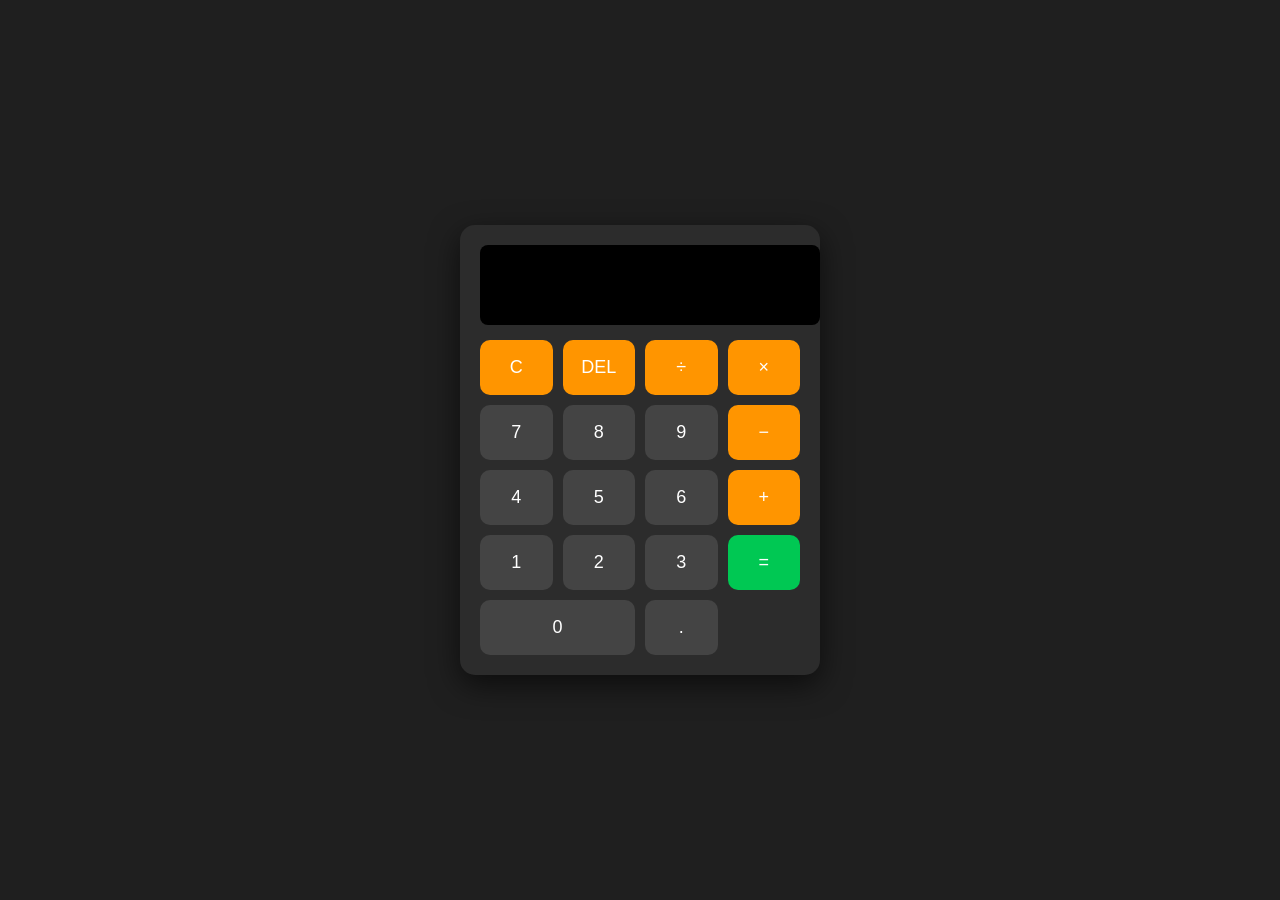
<file: calculato/index.html>
<!DOCTYPE html>
<html lang="en">
<head>
    <title>Modern Calculator</title>
    <link rel="stylesheet" href="style.css">
</head>
<body>

<div class="calculator">
    <input type="text" id="display" readonly>

    <div class="buttons">
        <button class="operator" onclick="clearDisplay()">C</button>
        <button class="operator" onclick="deleteLast()">DEL</button>
        <button class="operator" onclick="append('/')">÷</button>
        <button class="operator" onclick="append('*')">×</button>

        <button onclick="append('7')">7</button>
        <button onclick="append('8')">8</button>
        <button onclick="append('9')">9</button>
        <button class="operator" onclick="append('-')">−</button>

        <button onclick="append('4')">4</button>
        <button onclick="append('5')">5</button>
        <button onclick="append('6')">6</button>
        <button class="operator" onclick="append('+')">+</button>

        <button onclick="append('1')">1</button>
        <button onclick="append('2')">2</button>
        <button onclick="append('3')">3</button>
        <button class="equal" onclick="calculate()">=</button>

        <button class="zero" onclick="append('0')">0</button>
        <button onclick="append('.')">.</button>
    </div>
</div>

<script src="script.js"></script>
</body>
</html>
</file>
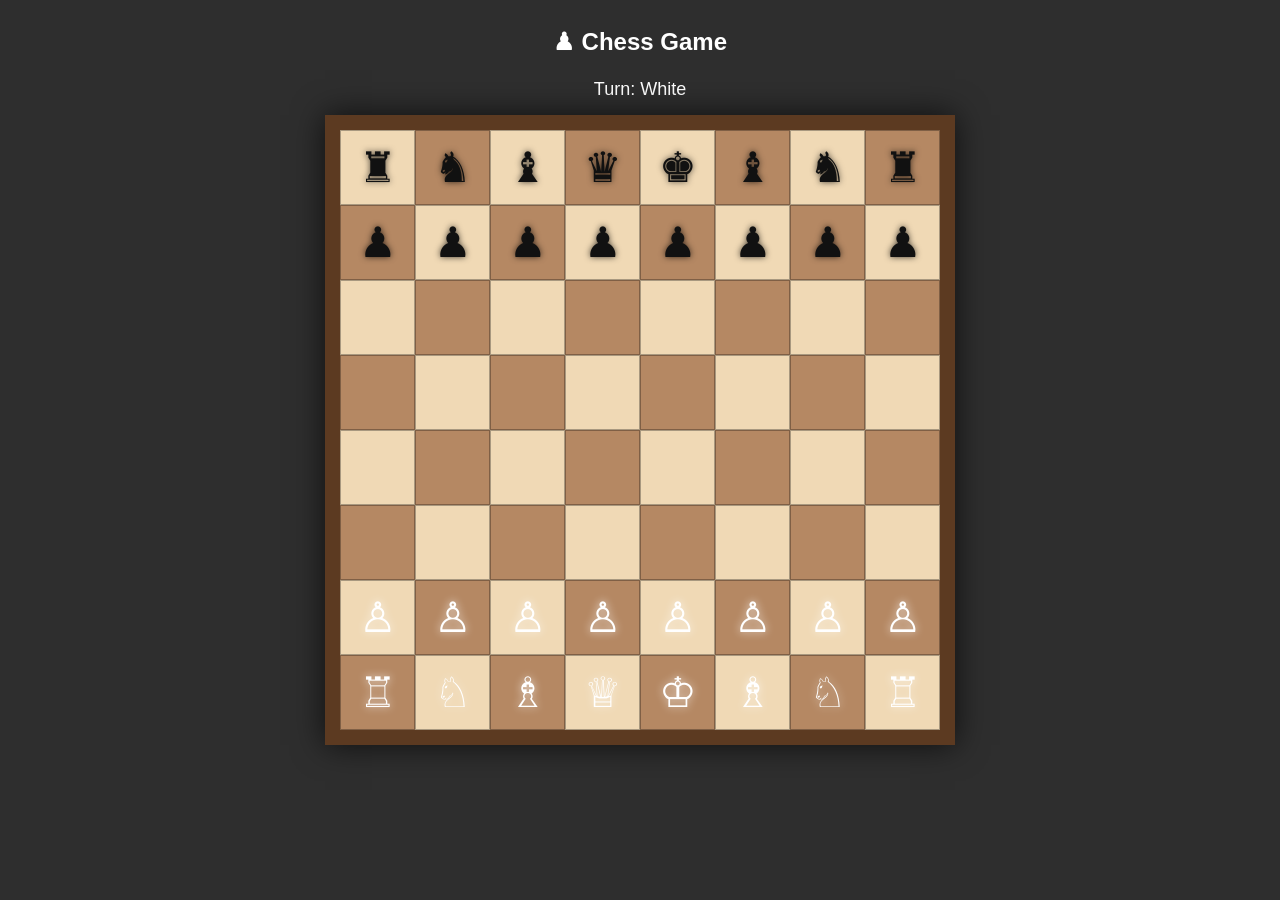
<file: chessBoard/index.html>
<!DOCTYPE html>
<html>
<head>
    <title>Chess Game</title>
    <link rel="stylesheet" href="style.css">
</head>
<body>

<h2>♟ Chess Game</h2>
<p id="turn">Turn: White</p>

<div id="board"></div>

<script src="script.js"></script>
</body>
</html>
</file>
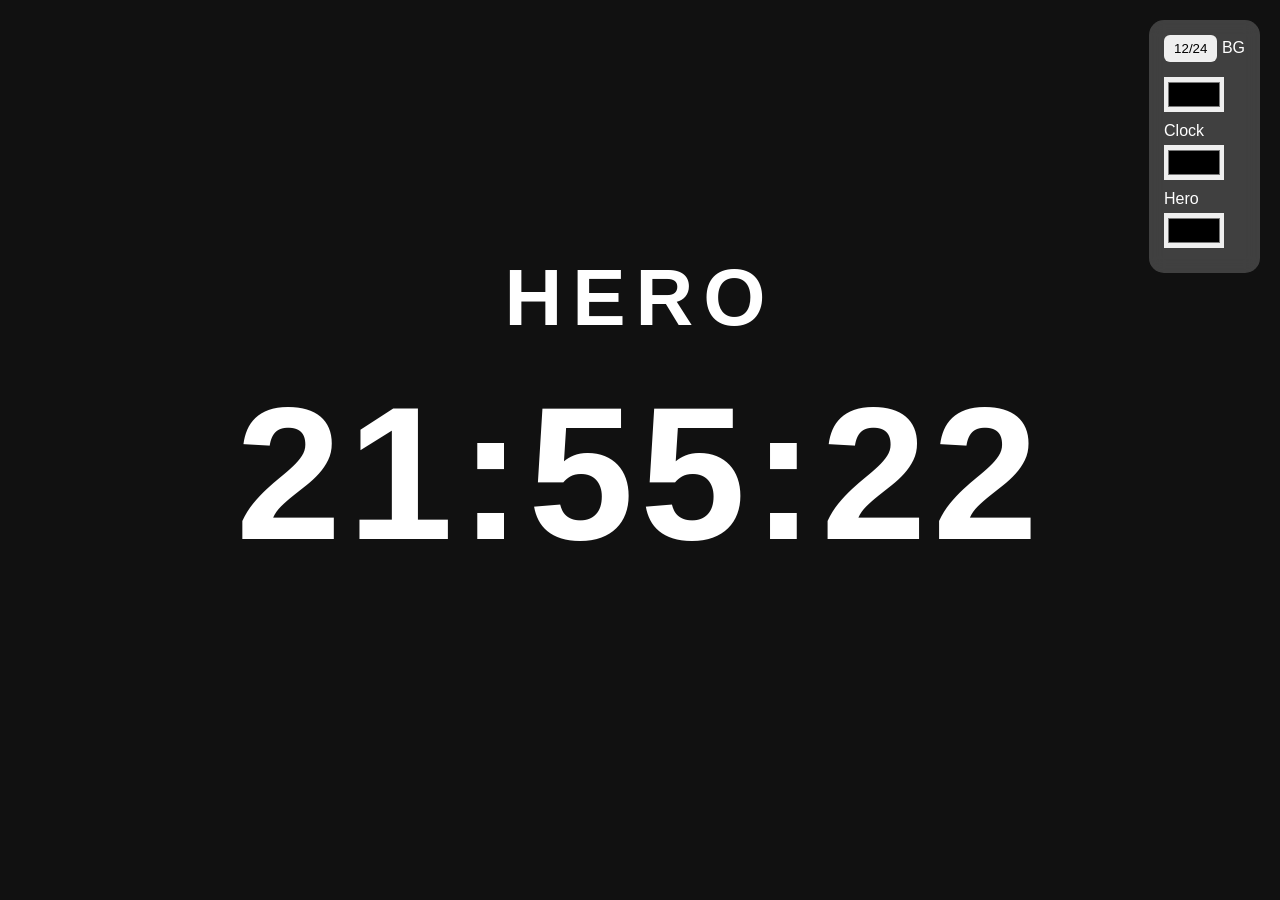
<file: Clock/index.html>
<!DOCTYPE html>
<html>
<head>
    <title>Hero Clock Pro</title>
    <link rel="stylesheet" href="style.css">
</head>
<body>

<div class="main">
    <h1 id="heroText">HERO</h1>
    <div id="clock">00:00:00</div>
</div>

<div class="controls" id="controls">
    <button id="formatBtn">12/24</button>

    <label>BG</label>
    <input type="color" id="bgPicker">

    <label>Clock</label>
    <input type="color" id="clockPicker">

    <label>Hero</label>
    <input type="color" id="heroPicker">
</div>

<script src="script.js"></script>
</body>
</html>
</file>
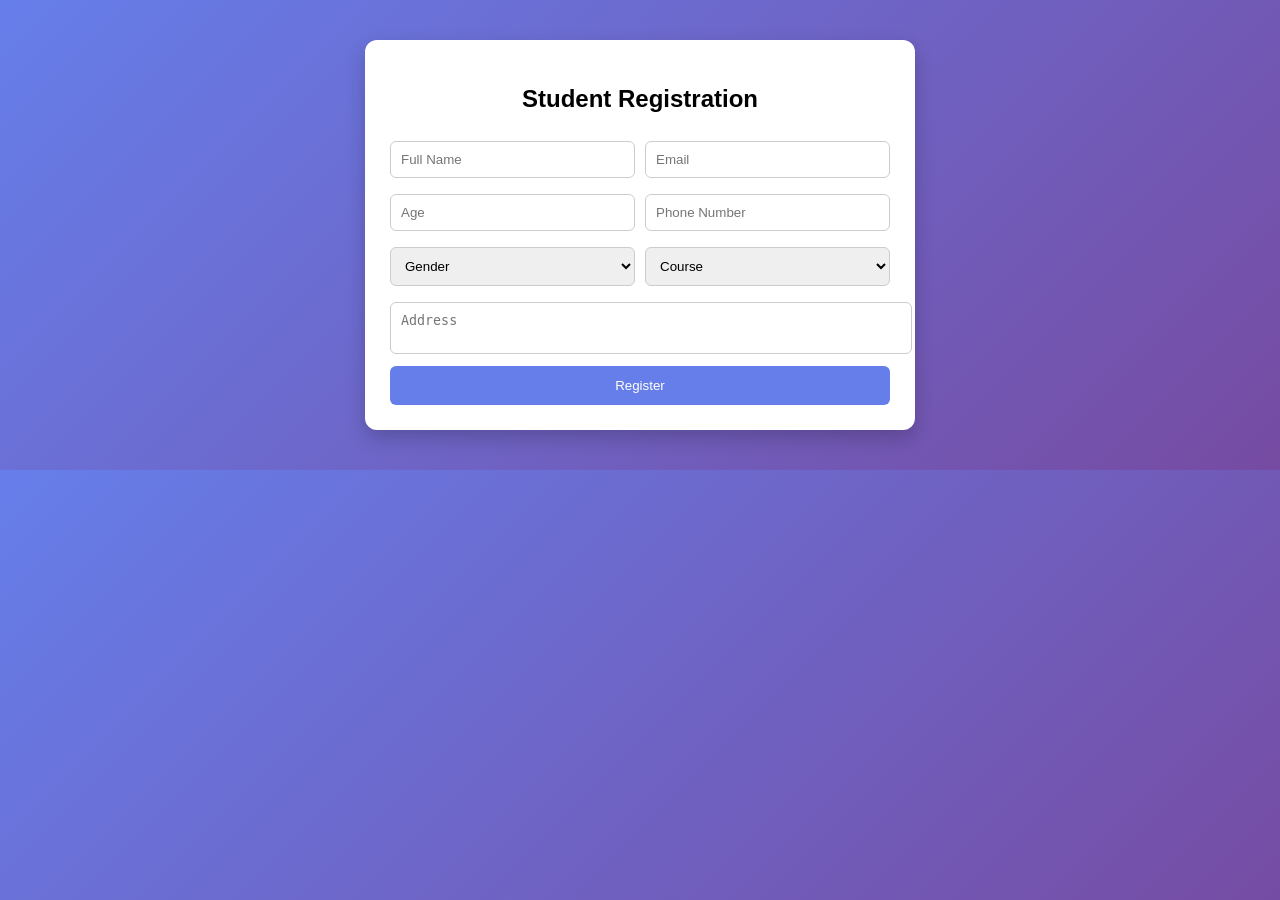
<file: form/index.html>
<!DOCTYPE html>
<html>
<head>
    <title>Advanced Student Form</title>
    <link rel="stylesheet" href="style.css">
    <script src="script.js" defer></script>
    <meta name="viewport" content="width=device-width, initial-scale=1.0">
</head>

<body>
<div class="container">
    <h2>Student Registration</h2>

    <form id="myForm">
        <div class="row">
            <input type="text" id="name" placeholder="Full Name">
            <input type="email" id="email" placeholder="Email">
        </div>

        <div class="row">
            <input type="number" id="age" placeholder="Age">
            <input type="tel" id="phone" placeholder="Phone Number">
        </div>

        <div class="row">
            <select id="gender">
                <option value="">Gender</option>
                <option>Male</option>
                <option>Female</option>
            </select>

            <select id="course">
                <option value="">Course</option>
                <option>B.Tech</option>
                <option>BCA</option>
                <option>MCA</option>
            </select>
        </div>

        <textarea id="address" placeholder="Address"></textarea>

        <button type="submit">Register</button>
    </form>
</div>
</body>
</html>
</file>
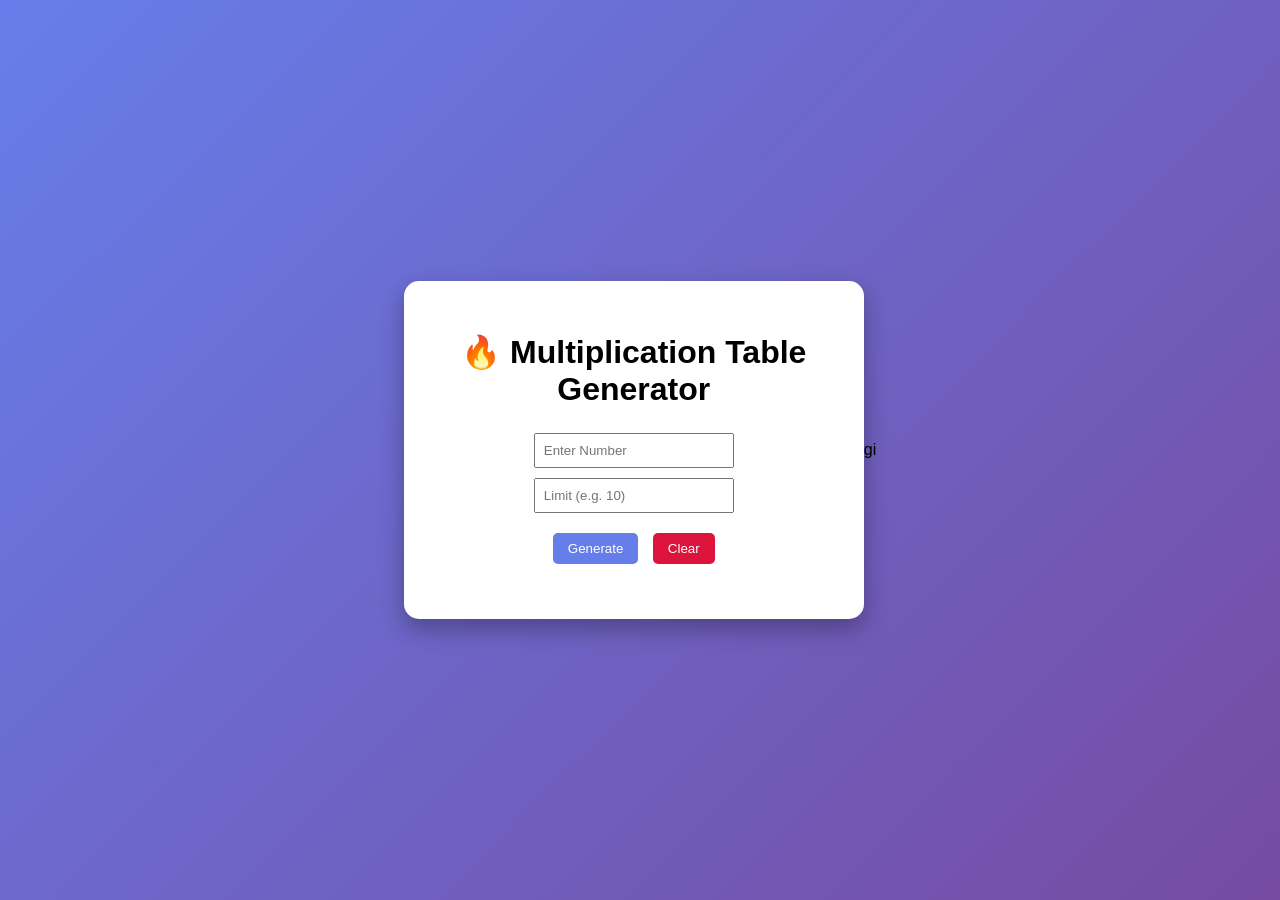
<file: table_program/index.html>
<!DOCTYPE html>
<html lang="en">
<head>
    <title>Interactive Table Generator</title>
    <link rel="stylesheet" href="style.css">
</head>
<body>

<div class="container">
    <h1>🔥 Multiplication Table Generator</h1>

    <div class="input-group">
        <input type="number" id="numberInput" placeholder="Enter Number">
        <input type="number" id="limitInput" placeholder="Limit (e.g. 10)">
    </div>

    <div class="buttons">
        <button onclick="generateTable()">Generate</button>
        <button onclick="clearTable()" class="clear">Clear</button>
    </div>

    <div id="result"></div>
</div>
<script src="script.js"></script>
</body>
</html>gi
</file>
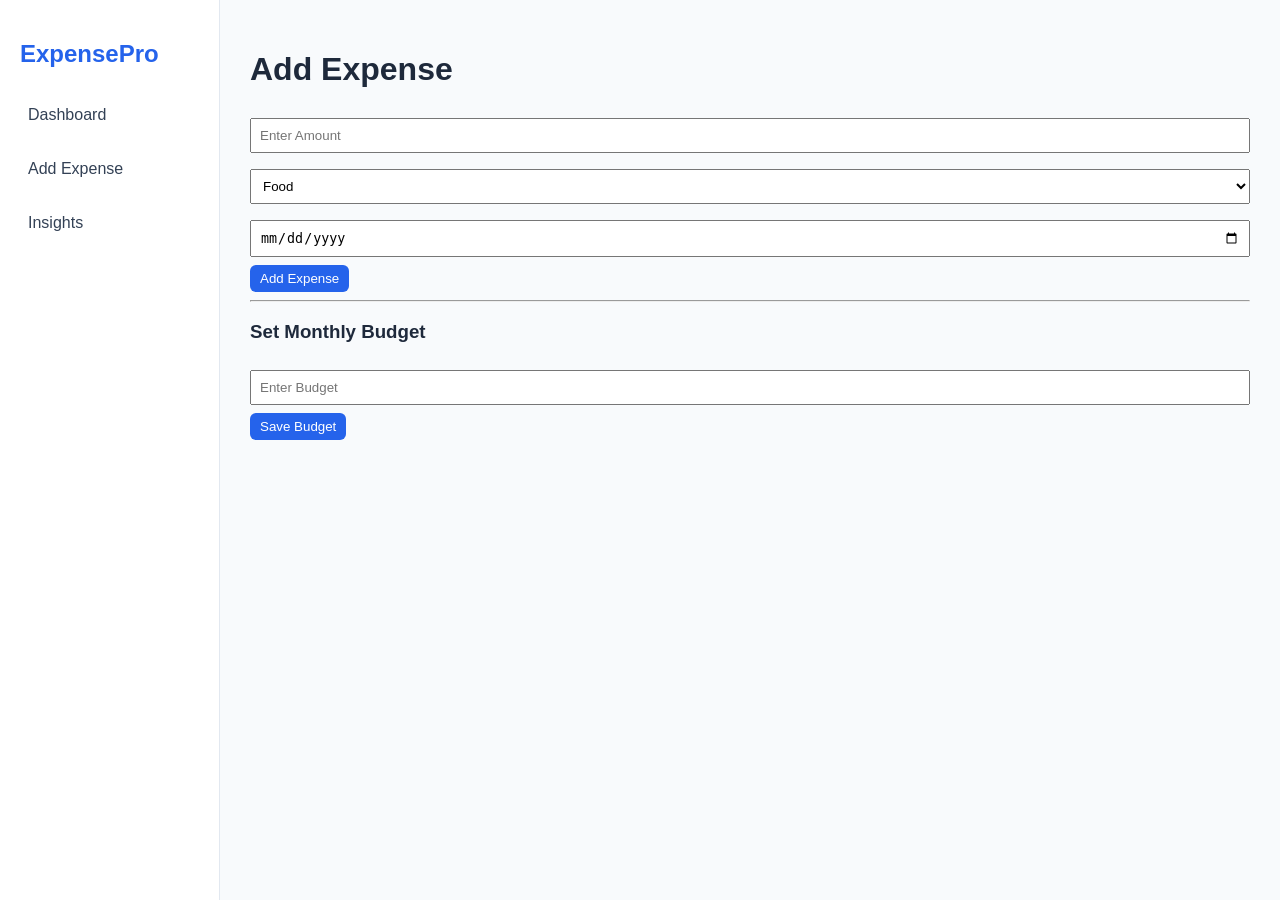
<file: Smart Expense Analyzer with Spending Insights/add.html>
<!DOCTYPE html>
<html>
<head>
<meta charset="UTF-8">
<title>Add Expense</title>
<link rel="stylesheet" href="style.css">
</head>
<body>

<div class="layout">

  <aside class="sidebar">
    <h2>ExpensePro</h2>
    <a href="index.html">Dashboard</a>
    <a href="add.html">Add Expense</a>
    <a href="insights.html">Insights</a>
  </aside>

  <main class="main">
    <h1>Add Expense</h1>

    <div class="form-box">
      <input type="number" id="amount" placeholder="Enter Amount">
      <select id="category">
        <option>Food</option>
        <option>Travel</option>
        <option>Study</option>
        <option>Entertainment</option>
      </select>
      <input type="date" id="date">
      <button onclick="addExpense()">Add Expense</button>

      <hr>

      <h3>Set Monthly Budget</h3>
      <input type="number" id="budget" placeholder="Enter Budget">
      <button onclick="setBudget()">Save Budget</button>
    </div>

  </main>
</div>

<script src="script.js"></script>
</body>
</html>
</file>
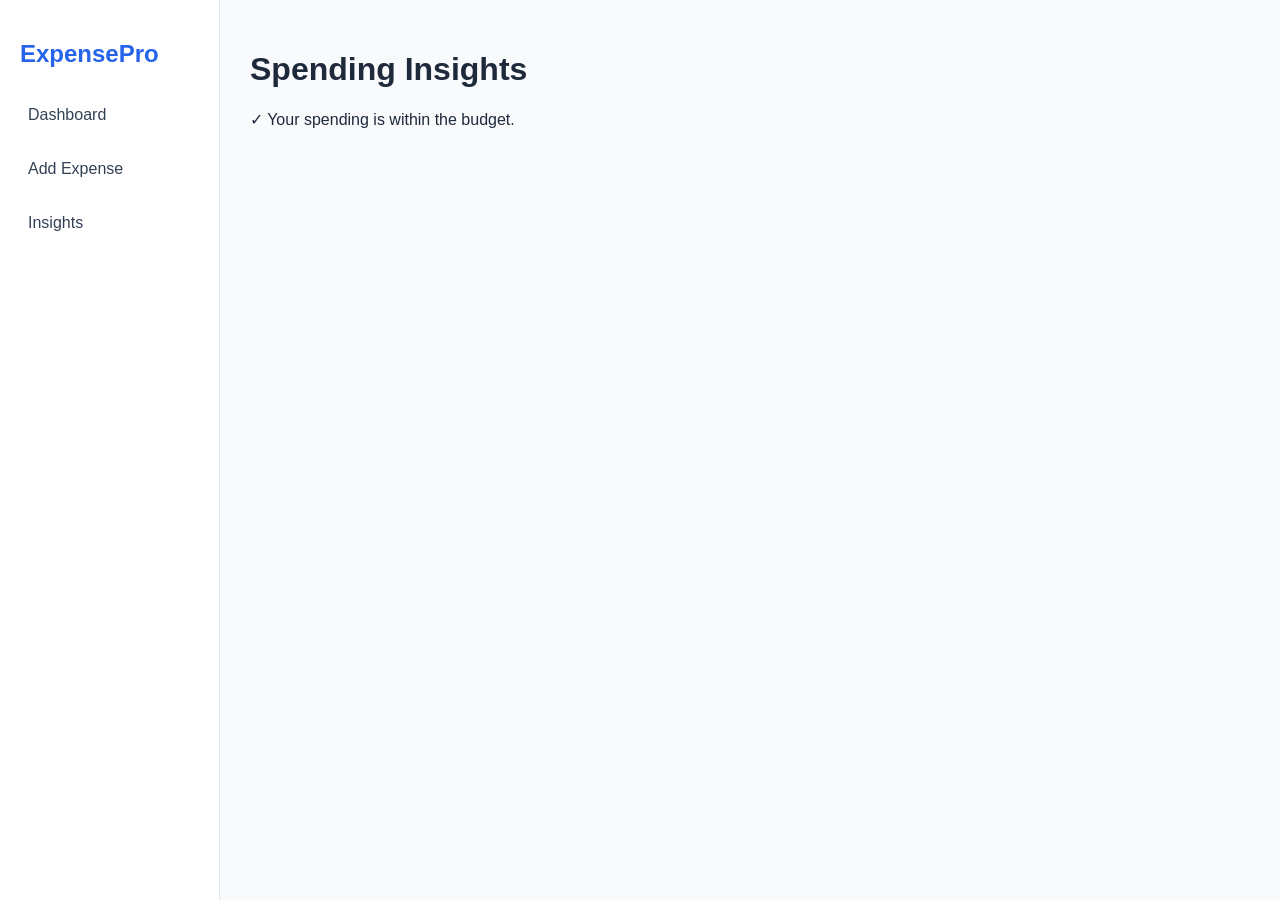
<file: Smart Expense Analyzer with Spending Insights/insights.html>
<!DOCTYPE html>
<html>
<head>
<meta charset="UTF-8">
<title>Insights</title>
<link rel="stylesheet" href="style.css">
</head>
<body>

<div class="layout">
  <aside class="sidebar">
    <h2>ExpensePro</h2>
    <a href="index.html">Dashboard</a>
    <a href="add.html">Add Expense</a>
    <a href="insights.html">Insights</a>
  </aside>

  <main class="main">
    <h1>Spending Insights</h1>
    <div id="insightsBox" class="insight-box"></div>
  </main>
</div>

<script src="script.js"></script>
</body>
</html>
</file>
<file: calculato/style.css>
body {
    margin: 0;
    height: 100vh;
    display: flex;
    justify-content: center;
    align-items: center;
    background: #1f1f1f;
    font-family: Arial, sans-serif;
}

.calculator {
    background: #2c2c2c;
    padding: 20px;
    border-radius: 15px;
    width: 320px;
    box-shadow: 0 10px 30px rgba(0,0,0,0.6);
}

#display {
    width: 100%;
    height: 60px;
    font-size: 26px;
    text-align: right;
    padding: 10px;
    margin-bottom: 15px;
    border: none;
    border-radius: 8px;
    background: #000;
    color: white;
}

.buttons {
    display: grid;
    grid-template-columns: repeat(4, 1fr);
    gap: 10px;
}

button {
    height: 55px;
    font-size: 18px;
    border: none;
    border-radius: 10px;
    cursor: pointer;
    background: #444;
    color: white;
    transition: 0.2s;
}

button:hover {
    background: #666;
}

.operator {
    background: #ff9500;
}

.operator:hover {
    background: #e08900;
}

.equal {
    background: #00c853;
    grid-row: span 2;
}

.equal:hover {
    background: #00a844;
}

.zero {
    grid-column: span 2;
}
</file>
<file: chessBoard/style.css>
body {
    display: flex;
    flex-direction: column;
    align-items: center;
    background: #2e2e2e;
    font-family: Arial, sans-serif;
    color: white;
}

h2 {
    margin-bottom: 5px;
}

#turn {
    margin-bottom: 15px;
    font-size: 18px;
}

/* Wooden Table Frame */
#board {
    display: grid;
    grid-template-columns: repeat(8, 75px);
    grid-template-rows: repeat(8, 75px);
    border: 15px solid #5c3a21;
    background: #8b5a2b;
    box-shadow: 0 0 30px rgba(0,0,0,0.7);
}

/* Squares */
.square {
    display: flex;
    justify-content: center;
    align-items: center;
    font-size: 42px;
    cursor: pointer;
    transition: 0.2s ease;
    border: 1px solid rgba(0,0,0,0.3);
}

.white {
    background-color: #f0d9b5;
}

.black {
    background-color: #b58863;
}

.square:hover {
    transform: scale(1.05);
}

/* Selected */
.selected {
    box-shadow: inset 0 0 0 4px yellow;
}

/* Valid move */
.move {
    background-color: #7dd87d !important;
}

/* Capture */
.capture {
    background-color: #ff6b6b !important;
}

/* WHITE PIECES */
.white-piece {
    color: #ffffff;
    text-shadow: 0 0 8px rgba(255,255,255,0.8);
}

/* BLACK PIECES */
.black-piece {
    color: #111111;
    text-shadow: 0 0 6px rgba(0,0,0,0.7);
}

.square span {
    transition: transform 0.2s ease;
}

.square:hover span {
    transform: scale(1.15);
}
</file>
<file: Clock/style.css>
body {
    margin: 0;
    height: 100vh;
    background: #111;
    display: flex;
    justify-content: center;
    align-items: center;
    font-family: Arial;
    color: white;
    transition: 0.4s ease;
    overflow: hidden;
}

/* MOVE CONTENT UP */
.main {
    text-align: center;
    transform: translateY(-60px);  /* 👈 upar shift */
}

#heroText {
    font-size: 80px;
    letter-spacing: 10px;
    margin-bottom: 20px;
    transition: 0.4s ease;
}

#clock {
    font-size: 190px;
    font-weight: bold;
    letter-spacing: 6px;
    transition: 0.4s ease;
}

/* TOP RIGHT GLASS PANEL */
.controls {
    position: absolute;
    top: 20px;
    right: 20px;

    background: rgba(255,255,255,0.2);
    backdrop-filter: blur(8px);
    padding: 15px;
    border-radius: 15px;

    opacity: 1;
    transition: opacity 0.4s ease;
}

button {
    padding: 6px 10px;
    margin-bottom: 10px;
    border: none;
    border-radius: 6px;
    cursor: pointer;
}

input[type="color"] {
    display: block;
    margin: 5px 0 10px 0;
    width: 60px;
    height: 35px;
    border: none;
    cursor: pointer;
}
</file>
<file: form/style.css>
body {
    font-family: Arial, sans-serif;
    background: linear-gradient(135deg, #667eea, #764ba2);
    margin: 0;
}

.container {
    max-width: 500px;
    margin: 40px auto;
    background: white;
    padding: 25px;
    border-radius: 12px;
    box-shadow: 0 8px 20px rgba(0,0,0,0.2);
}

h2 {
    text-align: center;
}

.row {
    display: flex;
    gap: 10px;
}

input, select, textarea {
    width: 100%;
    padding: 10px;
    margin: 8px 0;
    border-radius: 6px;
    border: 1px solid #ccc;
}

textarea {
    resize: none;
}

button {
    width: 100%;
    padding: 12px;
    background: #667eea;
    color: white;
    border: none;
    border-radius: 6px;
    cursor: pointer;
}

button:hover {
    background: #5a67d8;
}

/* Responsive Design */
@media (max-width: 600px) {
    .row {
        flex-direction: column;
    }
}
</file>
<file: table_program/style.css>
body {
    margin: 0;
    font-family: Arial, sans-serif;
    background: linear-gradient(135deg, #667eea, #764ba2);
    display: flex;
    justify-content: center;
    align-items: center;
    height: 100vh;
}

.container {
    background: white;
    padding: 30px;
    width: 400px;
    border-radius: 15px;
    box-shadow: 0 10px 25px rgba(0,0,0,0.3);
    text-align: center;
}

h1 {
    margin-bottom: 20px;
}

.input-group input {
    width: 45%;
    padding: 8px;
    margin: 5px;
}

.buttons {
    margin-top: 10px;
}

button {
    padding: 8px 15px;
    margin: 5px;
    border: none;
    border-radius: 5px;
    cursor: pointer;
    background: #667eea;
    color: white;
    transition: 0.3s;
}

button:hover {
    background: #5a67d8;
}

.clear {
    background: crimson;
}

.clear:hover {
    background: darkred;
}

#result {
    margin-top: 20px;
    text-align: left;
    max-height: 200px;
    overflow-y: auto;
}

.table-row {
    padding: 5px;
    animation: fadeIn 0.3s ease-in;
}

@keyframes fadeIn {
    from { opacity: 0; transform: translateX(-10px); }
    to { opacity: 1; transform: translateX(0); }
}
</file>
<file: Smart Expense Analyzer with Spending Insights/style.css>
* { box-sizing: border-box; }

body {
  margin: 0;
  font-family: 'Segoe UI', sans-serif;
  background: #f8fafc;
  color: #1e293b;
}

.layout { display: flex; min-height: 100vh; }

.sidebar {
  width: 220px;
  background: #ffffff;
  border-right: 1px solid #e2e8f0;
  padding: 20px;
  display: flex;
  flex-direction: column;
}

.sidebar h2 { color: #2563eb; }

.sidebar a {
  text-decoration: none;
  color: #334155;
  margin: 10px 0;
  padding: 8px;
  border-radius: 6px;
}

.sidebar a:hover {
  background: #2563eb;
  color: white;
}

.main { flex: 1; padding: 30px; }

.cards {
  display: flex;
  gap: 20px;
  flex-wrap: wrap;
  margin: 30px 0;
}

.card {
  flex: 1 1 250px;
  background: white;
  padding: 20px;
  border-radius: 12px;
  box-shadow: 0 5px 20px rgba(0,0,0,0.05);
  text-align: center;
}

.chart-box {
  background: white;
  padding: 20px;
  border-radius: 12px;
  width: 400px;
  height: 400px;
  box-shadow: 0 5px 20px rgba(0,0,0,0.05);
}

.charts {
  display: flex;
  gap: 20px;
  flex-wrap: wrap;
  justify-content: center;
}

.chart-box canvas {
  width: 100% !important;
  height: 100% !important;
}

table {
  width: 100%;
  border-collapse: collapse;
  background: white;
  box-shadow: 0 5px 20px rgba(0,0,0,0.05);
}

th, td { padding: 12px; text-align: center; }

th { background: #2563eb; color: white; }

button {
  padding: 6px 10px;
  border: none;
  background: #2563eb;
  color: white;
  border-radius: 6px;
  cursor: pointer;
}

button:hover { background: #1d4ed8; }

input, select {
  width: 100%;
  padding: 8px;
  margin: 8px 0;
}
</file>
